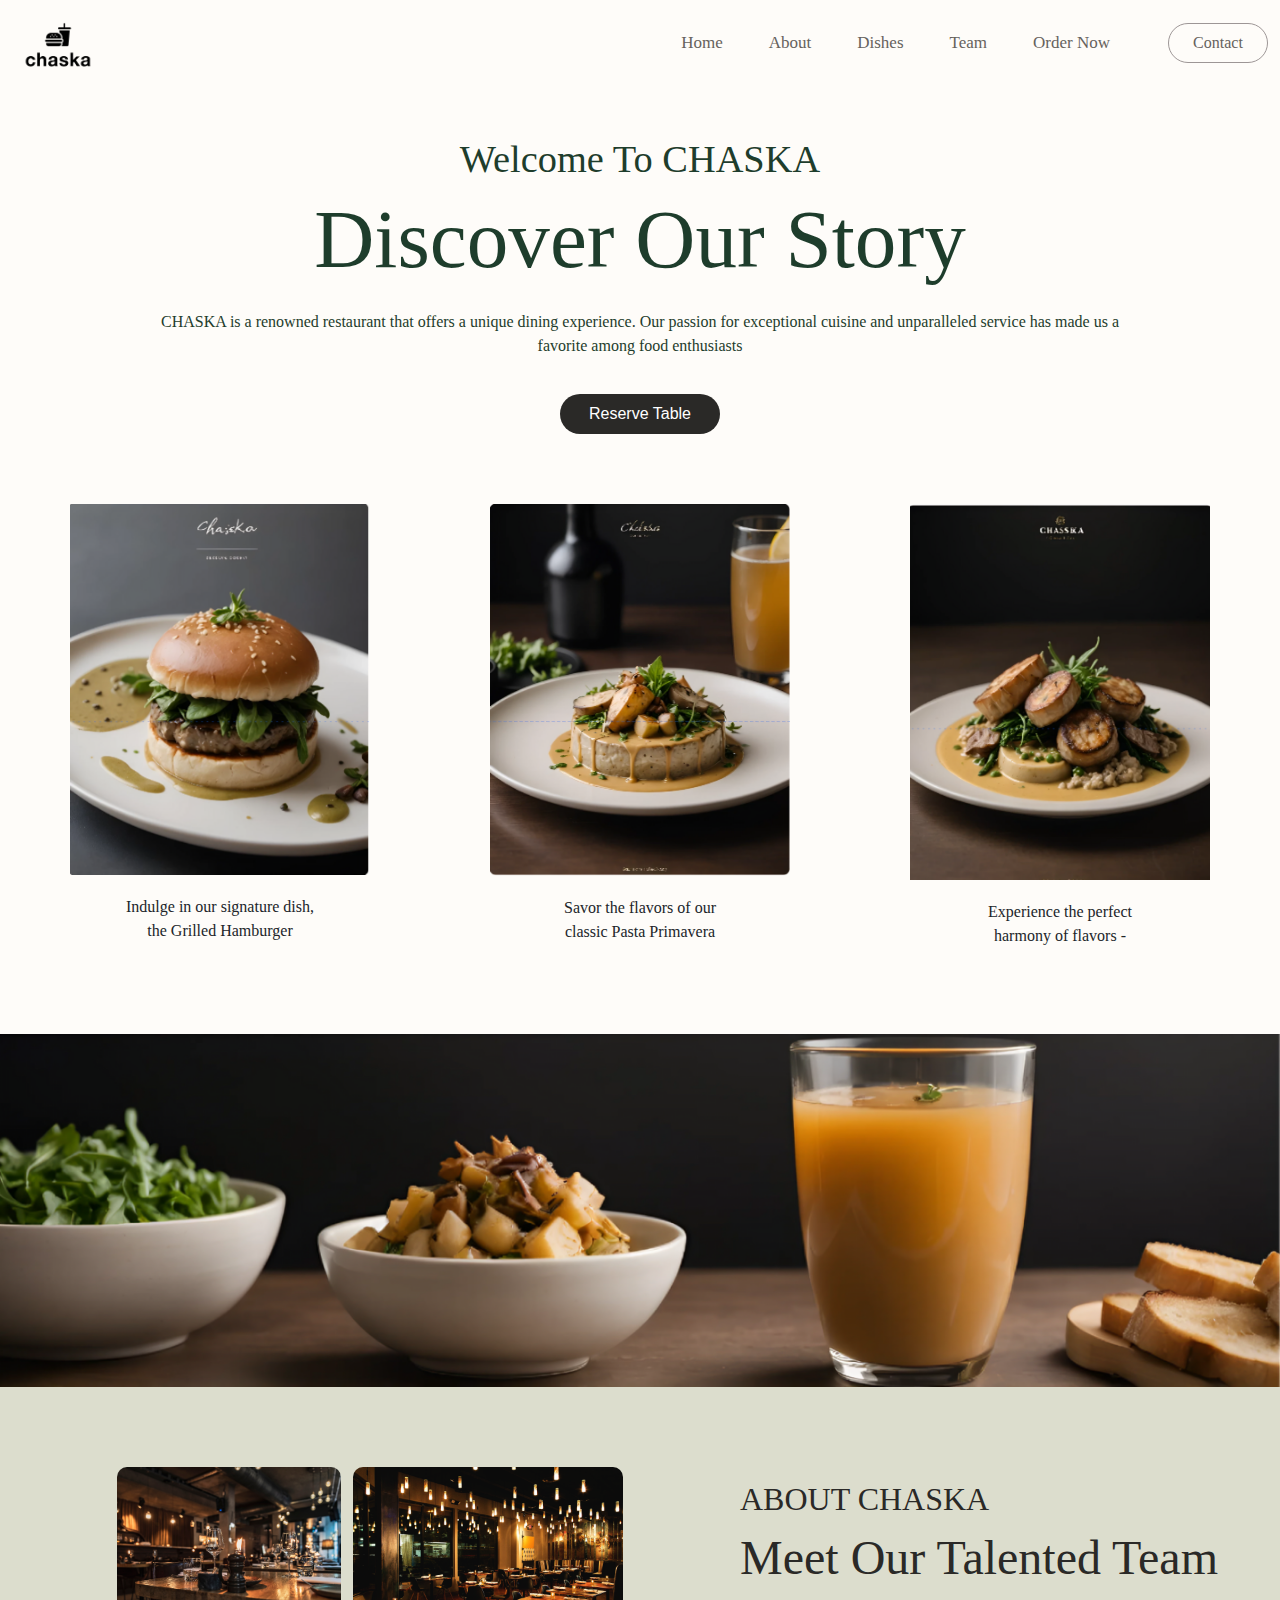
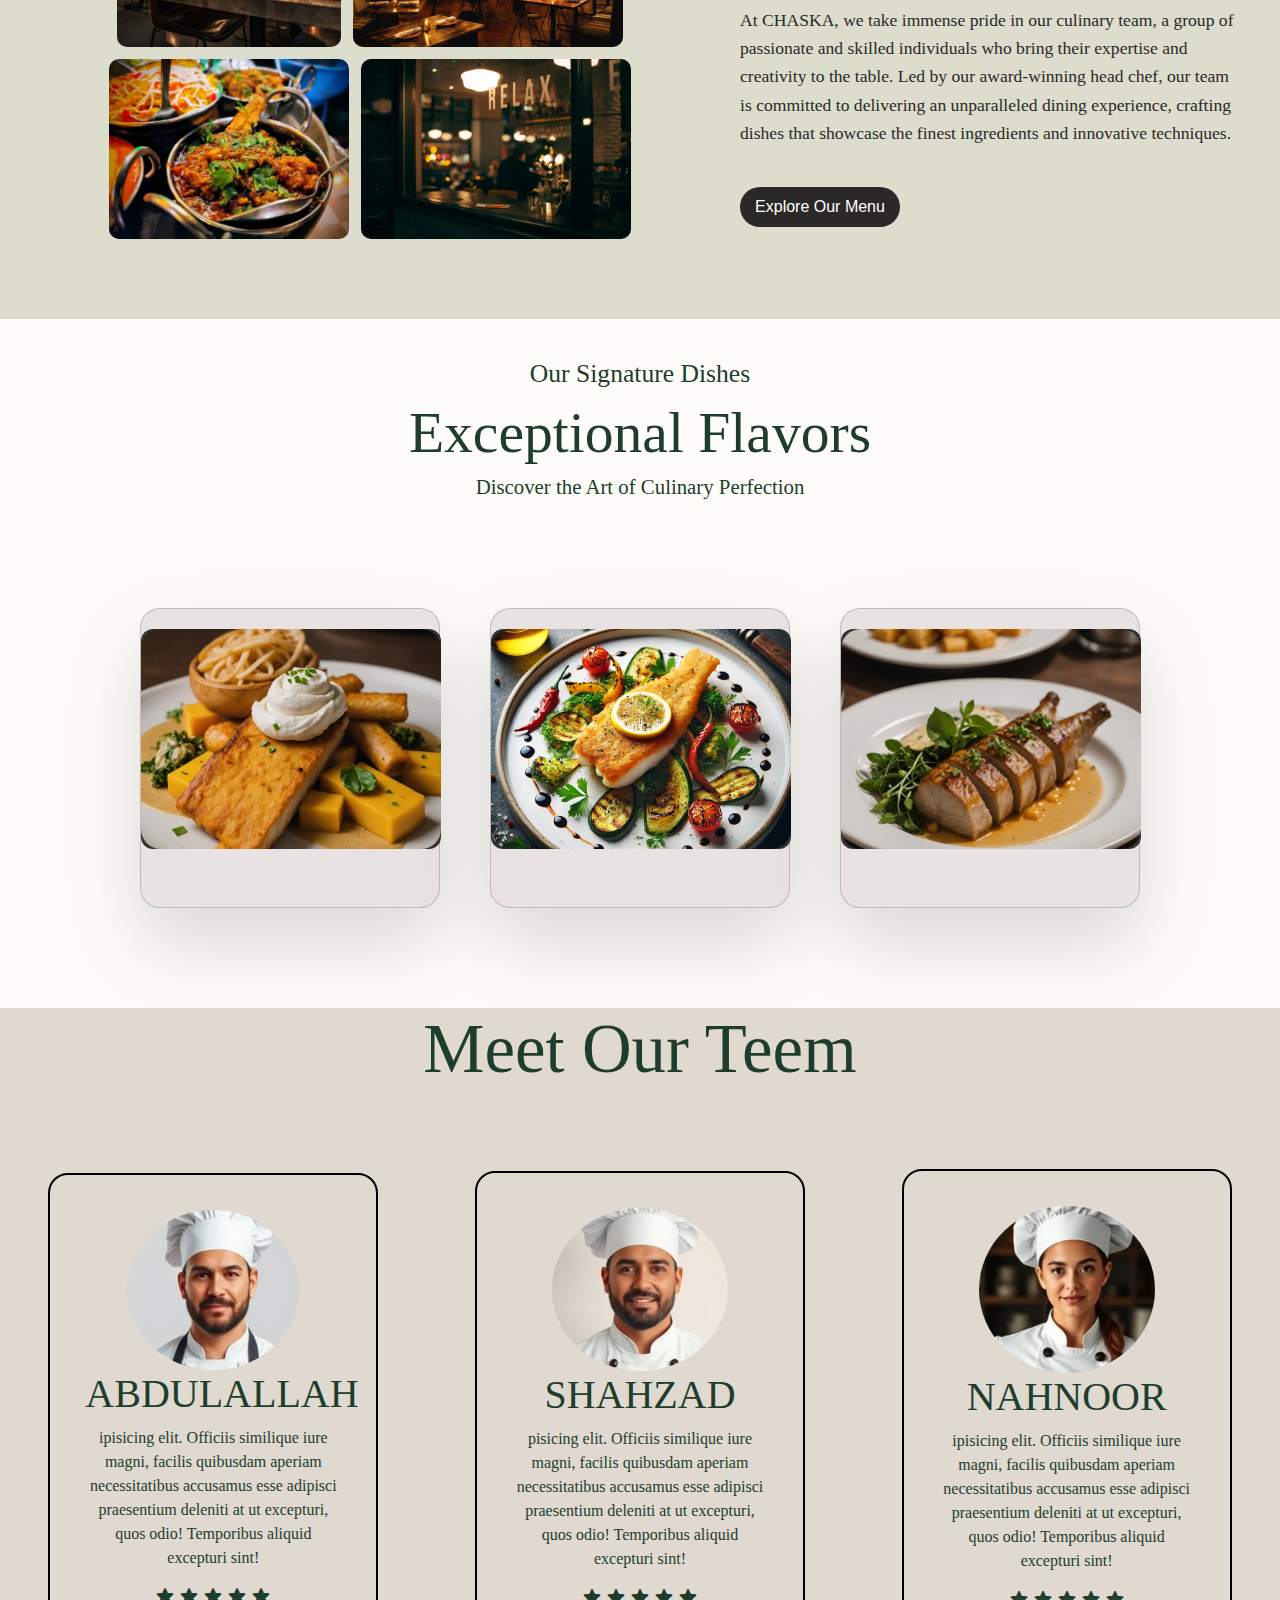
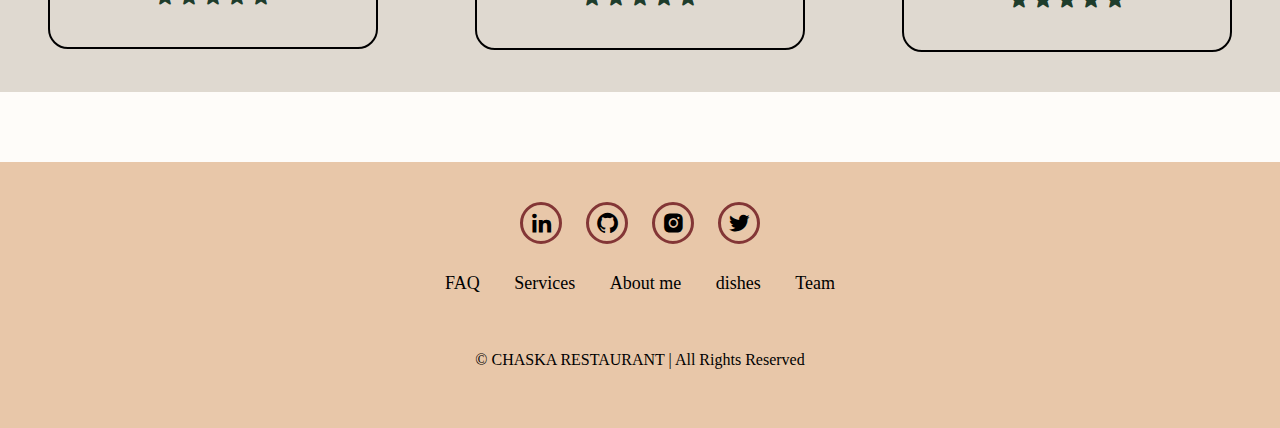
<file: index.html>
<!DOCTYPE html>
<html lang="en">
<head>
    <link
    href="https://unpkg.com/boxicons@2.1.4/css/boxicons.min.css"
    rel="stylesheet"
  /> 
    <meta charset="UTF-8">
    <meta name="viewport" content="width=device-width, initial-scale=1.0">
    <link href="https://cdn.jsdelivr.net/npm/bootstrap@5.3.3/dist/css/bootstrap.min.css" rel="stylesheet" integrity="sha384-QWTKZyjpPEjISv5WaRU9OFeRpok6YctnYmDr5pNlyT2bRjXh0JMhjY6hW+ALEwIH" crossorigin="anonymous">
    <script src="https://cdn.jsdelivr.net/npm/bootstrap@5.3.3/dist/js/bootstrap.bundle.min.js" integrity="sha384-YvpcrYf0tY3lHB60NNkmXc5s9fDVZLESaAA55NDzOxhy9GkcIdslK1eN7N6jIeHz" crossorigin="anonymous"></script>
    <link rel="stylesheet" href="style.css">
    <title>CHASKA RESTAURANT</title>
</head>
<body>
  <nav class="navbar navbar-expand-lg">
    <div class="container-fluid">
        <a class="navbar-brand" href="#"><img src="chaskaaaaaa-removebg-preview.png" alt="" id="logo"></a>
        <button class="navbar-toggler" type="button" data-bs-toggle="collapse" data-bs-target="#navbarNav" aria-controls="navbarNav" aria-expanded="false" aria-label="Toggle navigation">
            <span class="navbar-toggler-icon"></span>
        </button>
        <div class="collapse navbar-collapse" id="navbarNav">
            <ul class="navbar-nav">
                <li class="nav-item">
                    <a class="nav-link active" href="#main">Home</a>
                </li>
                <li class="nav-item">
                    <a class="nav-link active" href="#nice">About</a>
                </li>
                <li class="nav-item">
                    <a class="nav-link active" href="#dish">Dishes</a>
                </li>
                <li class="nav-item">
                    <a class="nav-link active" href="#team">Team</a>
                </li>
                <li class="nav-item">
                    <a class="nav-link active">Order Now</a>
                </li>
            </ul>
        </div>
        <a href="" class="btnn">Contact</a>
    </div>
</nav>

<section id="main">
    <div class="main">
        <h2>Welcome To CHASKA</h2>
        <h1>Discover Our Story</h1>
        <p>CHASKA is a renowned restaurant that offers a unique dining experience. Our passion for exceptional cuisine and unparalleled service has made us a favorite among food enthusiasts</p>
        <button class="btn2">Reserve Table</button>
    </div>
</section>

<div class="images">
    <div class="img">
        <img src="one.png" alt="">
        <p>Indulge in our signature dish, <br> the Grilled Hamburger</p>
    </div>
    <div class="img">
        <img src="two.png" alt="">
        <p>Savor the flavors of our <br> classic Pasta Primavera</p>
    </div>
    <div class="img">
        <img src="three.png" alt="">
        <p>Experience the perfect <br> harmony of flavors -</p>
    </div>
</div>

<div class="nice">
  <img src="fixed.png" alt="image" class="hero">
</div>

<section class="about">
    <div class="img-group">
      <img src="ras1.png" alt="Ras1">
      <img src="ras2.png" alt="Ras2">
      <img src="ras3.webp" alt="Ras3">
      <img src="ras4.avif" alt="Ras4">
    </div>
    <div class="about-content">
      <h2 id="nice">ABOUT CHASKA</h2>
      <h1>Meet Our Talented Team</h1>
      <p>At CHASKA, we take immense pride in our culinary team, a group of passionate and skilled individuals who bring their expertise and creativity to the table. Led by our award-winning head chef, our team is committed to delivering an unparalleled dining experience, crafting dishes that showcase the finest ingredients and innovative techniques.</p>
      <button class="btn2">Explore Our Menu</button>
    </div>
  </section>
  <section class="dish" id="dish">
    <h2>Our Signature Dishes</h2>
    <h1>Exceptional Flavors</h1>
    <h3>Discover the Art of Culinary Perfection</h3>
    <div class="container">
        <div class="card">
            <div class="imgbx">
                <img src="dish1.png" alt="Potato Gratin">
            </div>
            <div class="content">
                <h2>Potato Gratin</h2>
                <p>Savor the rich and creamy goodness of our Potato Gratin, a comforting dish that features tender potatoes layered with a </p>
                <button class="btn2">Order Now</button>
            </div>
        </div>
        <div class="card">
            <div class="imgbx">
                <img src="dish2.webp" alt="Fried Fish">
            </div>
            <div class="content">
                <h2>Fried Fish</h2>
                <p>Enjoy crispy fried fish, perfectly seasoned and cooked to golden perfection, served with a side of tangy tartar sauce </p>
                <button class="btn2">Order Now</button>
            </div>
        </div>
        <div class="card">
            <div class="imgbx">
                <img src="dish3.png" alt="Beef Bourguignon">
            </div>
            <div class="content">
                <h2>Beef Bourguignon</h2>
                <p>Indulge in the rich flavors of Beef Bourguignon, slow-cooked to tender perfection in a red wine sauce with aromatic vegetables.</p>
                <button class="btn2">Order Now</button>
            </div>
        </div>
    </div>
</section>
<section class="team" id="team">
<h2>Meet Our Teem</h1>
    <div class="teams">
        <div class="man1">
<img src="chef1.png" alt="" style="width: 172px; height: 160px;">
<h1>ABDULALLAH</h1>
<p>ipisicing elit. Officiis similique iure magni, facilis quibusdam aperiam necessitatibus accusamus esse adipisci praesentium deleniti at ut excepturi, quos odio! Temporibus aliquid excepturi sint!</p>
<i class='bx bxs-star' id="star"></i>
<i class='bx bxs-star'  id="star"></i>
<i class='bx bxs-star'  id="star"></i>
<i class='bx bxs-star'  id="star"></i>
<i class='bx bxs-star'  id="star"></i>
        </div>


        <div class="man1">
            <img src="chef2.png" alt="">
<h1>SHAHZAD</h1>
<p>pisicing elit. Officiis similique iure magni, facilis quibusdam aperiam necessitatibus accusamus esse adipisci praesentium deleniti at ut excepturi, quos odio! Temporibus aliquid excepturi sint!</p>
<i class='bx bxs-star'  id="star"></i>
<i class='bx bxs-star'  id="star"></i>
<i class='bx bxs-star'  id="star"></i>
<i class='bx bxs-star'  id="star"></i>
<i class='bx bxs-star'  id="star"></i>
        </div>

        <div class="man1">
            <img src="chef3.png" alt="">
<h1>NAHNOOR</h1>
<p>ipisicing elit. Officiis similique iure magni, facilis quibusdam aperiam necessitatibus accusamus esse adipisci praesentium deleniti at ut excepturi, quos odio! Temporibus aliquid excepturi sint!</p>
<i class='bx bxs-star'  id="star"></i>
<i class='bx bxs-star'  id="star"></i>
<i class='bx bxs-star'  id="star"></i>
<i class='bx bxs-star'  id="star"></i>
<i class='bx bxs-star'  id="star"></i>
        </div>
    </div>
</section>


<footer class="footer">
    <div class="social">
      <a href="#"><i class="bx bxl-linkedin"></i></a>
      <a href="#"><i class="bx bxl-github"></i></a>
      <a href="#"><i class="bx bxl-instagram-alt"></i></a>
      <a href="#"><i class="bx bxl-twitter"></i></a>
    </div>

    <ul class="list">
      <li>
        <a href="#">FAQ</a>
      </li>
      <li>
        <a href="#">Services</a>
      </li>
      <li>
        <a href="#">About me</a>
      </li>
      <li>
        <a href="#">dishes</a>
      </li>
      <li>
        <a href="#">Team</a>
      </li>
    </ul>
    <p class="copyright">
      © CHASKA RESTAURANT | All Rights Reserved 
    </p>
  </footer>
</body>
</html>
</file>
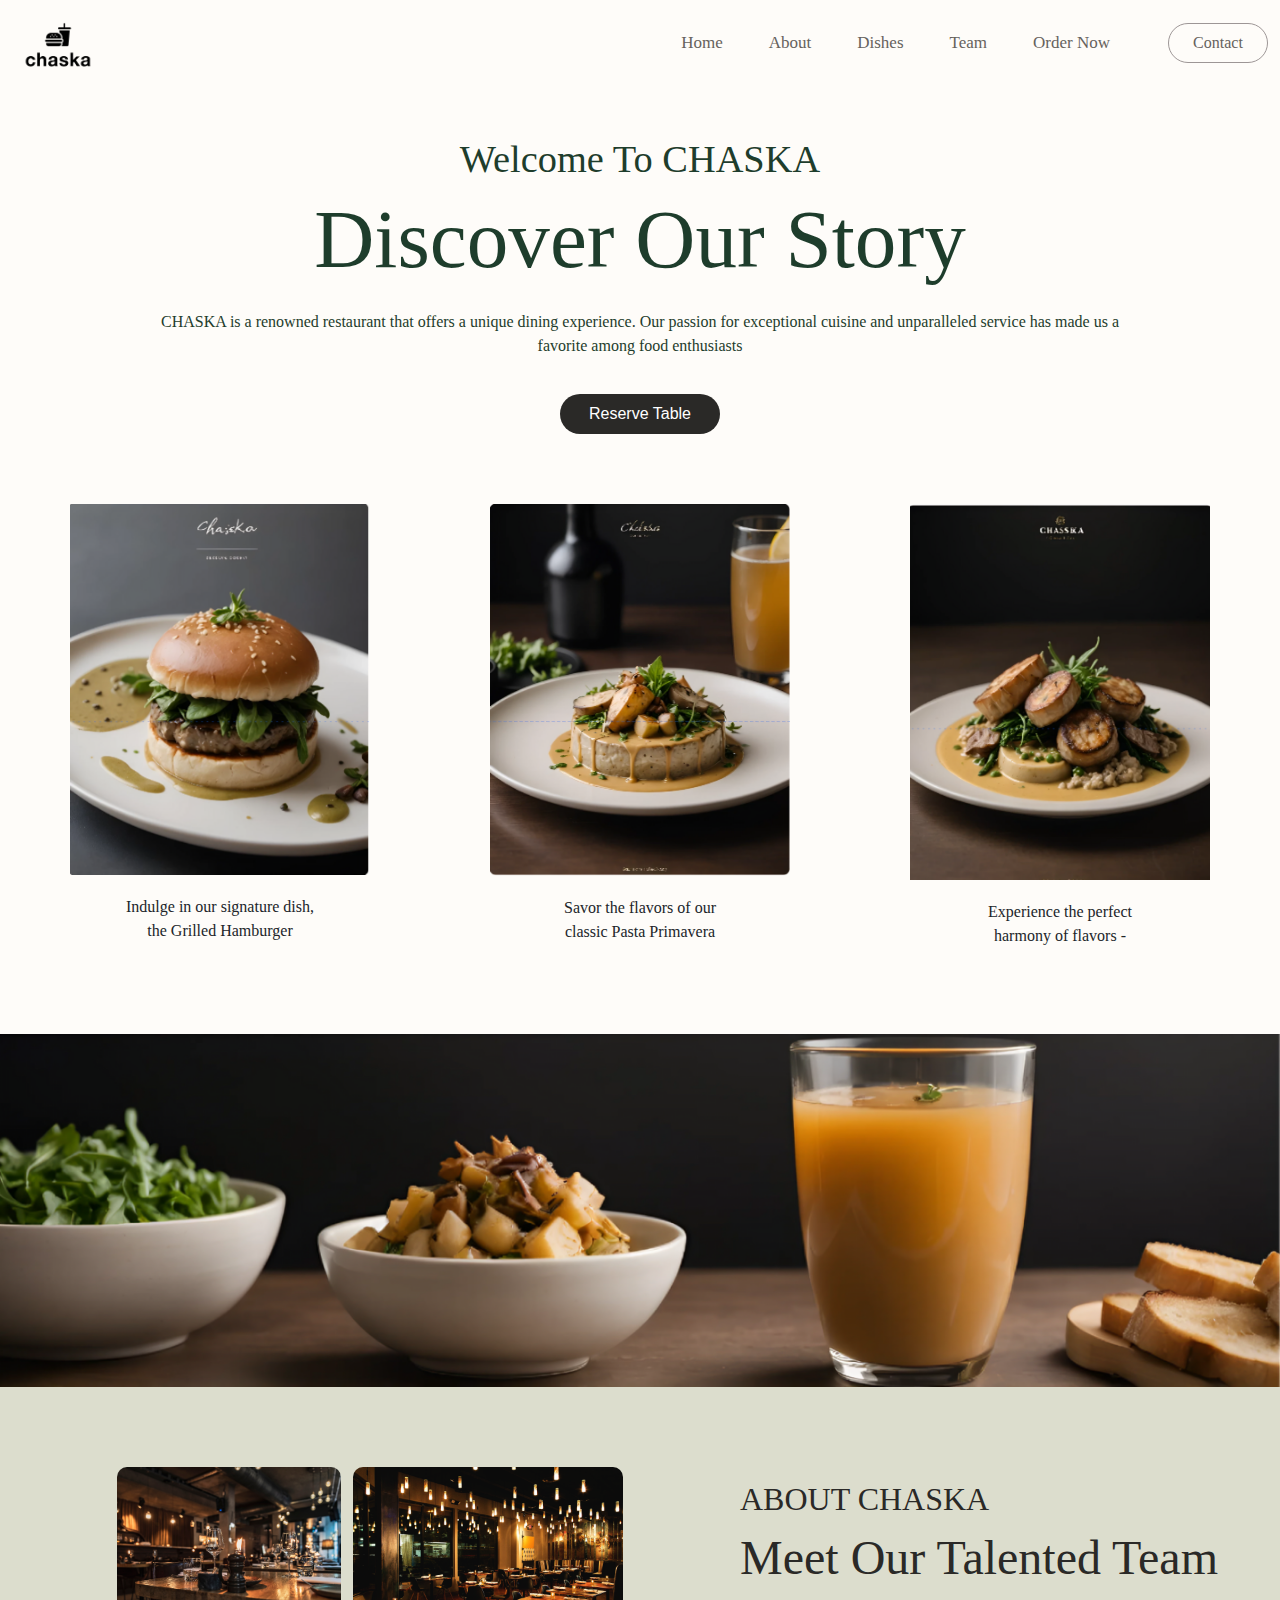
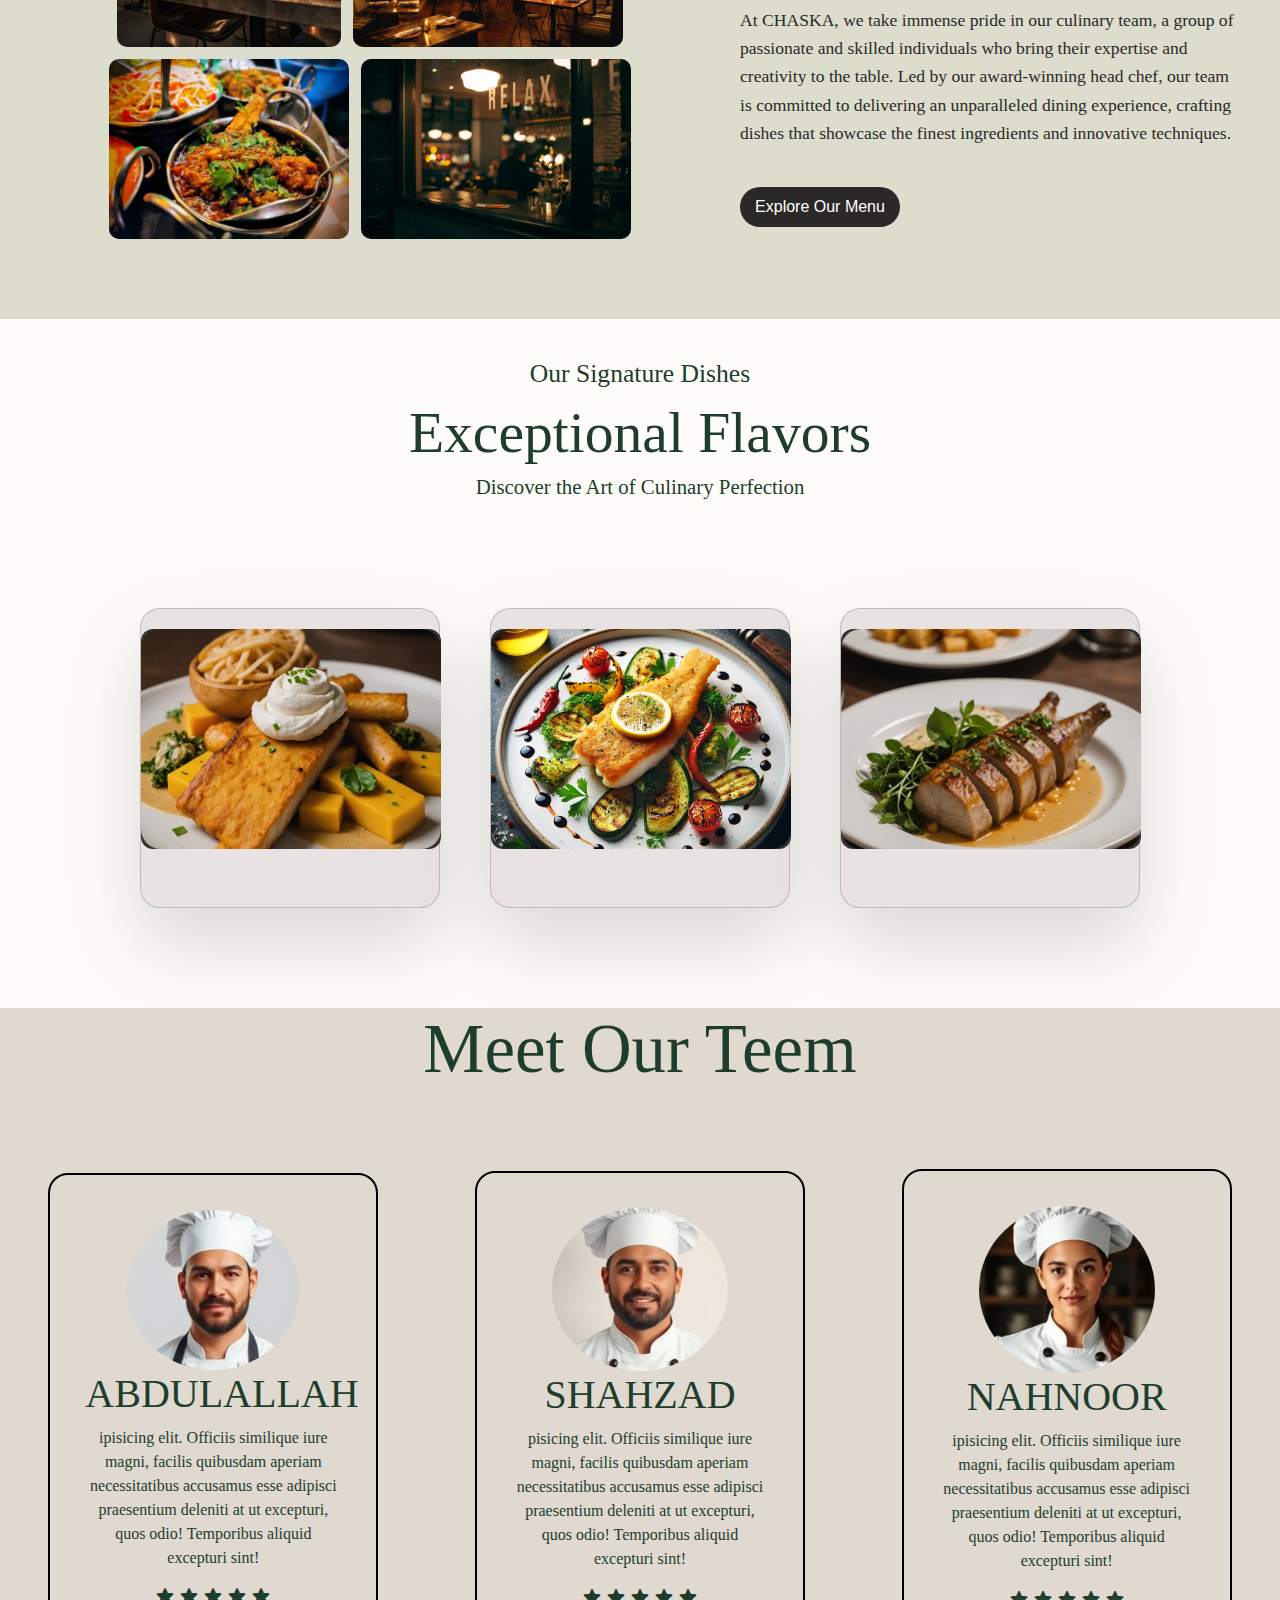
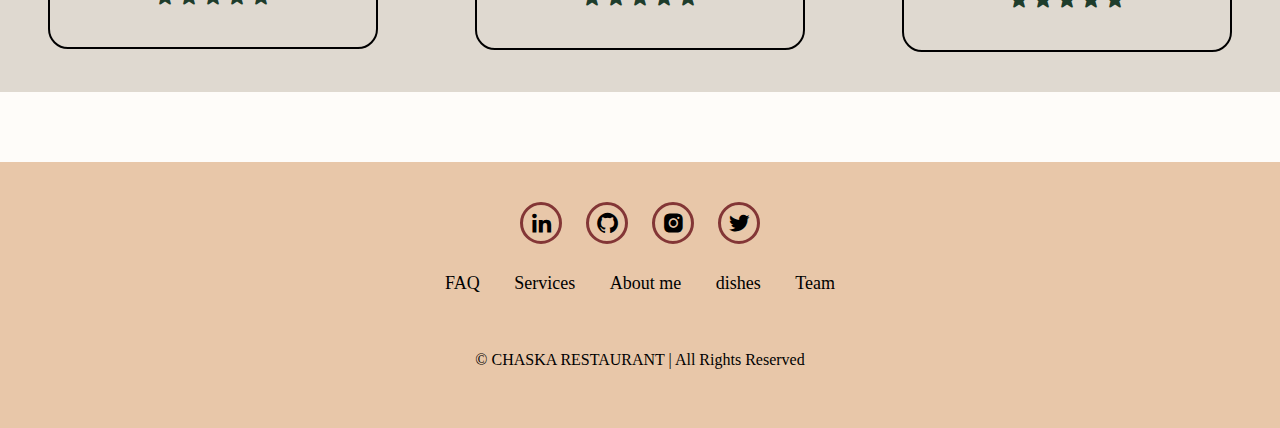
<file: index2.html>
<!DOCTYPE html>
<html lang="en">
<head>
    <link
    href="https://unpkg.com/boxicons@2.1.4/css/boxicons.min.css"
    rel="stylesheet"
  /> 
    <meta charset="UTF-8">
    <meta name="viewport" content="width=device-width, initial-scale=1.0">
    <link href="https://cdn.jsdelivr.net/npm/bootstrap@5.3.3/dist/css/bootstrap.min.css" rel="stylesheet" integrity="sha384-QWTKZyjpPEjISv5WaRU9OFeRpok6YctnYmDr5pNlyT2bRjXh0JMhjY6hW+ALEwIH" crossorigin="anonymous">
    <script src="https://cdn.jsdelivr.net/npm/bootstrap@5.3.3/dist/js/bootstrap.bundle.min.js" integrity="sha384-YvpcrYf0tY3lHB60NNkmXc5s9fDVZLESaAA55NDzOxhy9GkcIdslK1eN7N6jIeHz" crossorigin="anonymous"></script>
    <link rel="stylesheet" href="style.css">
    <title>CHASKA RESTAURANT</title>
</head>
<body>
  <nav class="navbar navbar-expand-lg">
    <div class="container-fluid">
        <a class="navbar-brand" href="#"><img src="chaskaaaaaa-removebg-preview.png" alt="" id="logo"></a>
        <button class="navbar-toggler" type="button" data-bs-toggle="collapse" data-bs-target="#navbarNav" aria-controls="navbarNav" aria-expanded="false" aria-label="Toggle navigation">
            <span class="navbar-toggler-icon"></span>
        </button>
        <div class="collapse navbar-collapse" id="navbarNav">
            <ul class="navbar-nav">
                <li class="nav-item">
                    <a class="nav-link active" href="#main">Home</a>
                </li>
                <li class="nav-item">
                    <a class="nav-link active" href="#nice">About</a>
                </li>
                <li class="nav-item">
                    <a class="nav-link active" href="#dish">Dishes</a>
                </li>
                <li class="nav-item">
                    <a class="nav-link active" href="#team">Team</a>
                </li>
                <li class="nav-item">
                    <a class="nav-link active">Order Now</a>
                </li>
            </ul>
        </div>
        <a href="" class="btnn">Contact</a>
    </div>
</nav>

<section id="main">
    <div class="main">
        <h2>Welcome To CHASKA</h2>
        <h1>Discover Our Story</h1>
        <p>CHASKA is a renowned restaurant that offers a unique dining experience. Our passion for exceptional cuisine and unparalleled service has made us a favorite among food enthusiasts</p>
        <button class="btn2">Reserve Table</button>
    </div>
</section>

<div class="images">
    <div class="img">
        <img src="one.png" alt="">
        <p>Indulge in our signature dish, <br> the Grilled Hamburger</p>
    </div>
    <div class="img">
        <img src="two.png" alt="">
        <p>Savor the flavors of our <br> classic Pasta Primavera</p>
    </div>
    <div class="img">
        <img src="three.png" alt="">
        <p>Experience the perfect <br> harmony of flavors -</p>
    </div>
</div>

<div class="nice">
  <img src="fixed.png" alt="image" class="hero">
</div>

<section class="about">
    <div class="img-group">
      <img src="ras1.png" alt="Ras1">
      <img src="ras2.png" alt="Ras2">
      <img src="ras3.webp" alt="Ras3">
      <img src="ras4.avif" alt="Ras4">
    </div>
    <div class="about-content">
      <h2 id="nice">ABOUT CHASKA</h2>
      <h1>Meet Our Talented Team</h1>
      <p>At CHASKA, we take immense pride in our culinary team, a group of passionate and skilled individuals who bring their expertise and creativity to the table. Led by our award-winning head chef, our team is committed to delivering an unparalleled dining experience, crafting dishes that showcase the finest ingredients and innovative techniques.</p>
      <button class="btn2">Explore Our Menu</button>
    </div>
  </section>
  <section class="dish" id="dish">
    <h2>Our Signature Dishes</h2>
    <h1>Exceptional Flavors</h1>
    <h3>Discover the Art of Culinary Perfection</h3>
    <div class="container">
        <div class="card">
            <div class="imgbx">
                <img src="dish1.png" alt="Potato Gratin">
            </div>
            <div class="content">
                <h2>Potato Gratin</h2>
                <p>Savor the rich and creamy goodness of our Potato Gratin, a comforting dish that features tender potatoes layered with a </p>
                <button class="btn2">Order Now</button>
            </div>
        </div>
        <div class="card">
            <div class="imgbx">
                <img src="dish2.webp" alt="Fried Fish">
            </div>
            <div class="content">
                <h2>Fried Fish</h2>
                <p>Enjoy crispy fried fish, perfectly seasoned and cooked to golden perfection, served with a side of tangy tartar sauce </p>
                <button class="btn2">Order Now</button>
            </div>
        </div>
        <div class="card">
            <div class="imgbx">
                <img src="dish3.png" alt="Beef Bourguignon">
            </div>
            <div class="content">
                <h2>Beef Bourguignon</h2>
                <p>Indulge in the rich flavors of Beef Bourguignon, slow-cooked to tender perfection in a red wine sauce with aromatic vegetables.</p>
                <button class="btn2">Order Now</button>
            </div>
        </div>
    </div>
</section>
<section class="team" id="team">
<h2>Meet Our Teem</h1>
    <div class="teams">
        <div class="man1">
<img src="chef1.png" alt="" style="width: 172px; height: 160px;">
<h1>ABDULALLAH</h1>
<p>ipisicing elit. Officiis similique iure magni, facilis quibusdam aperiam necessitatibus accusamus esse adipisci praesentium deleniti at ut excepturi, quos odio! Temporibus aliquid excepturi sint!</p>
<i class='bx bxs-star' id="star"></i>
<i class='bx bxs-star'  id="star"></i>
<i class='bx bxs-star'  id="star"></i>
<i class='bx bxs-star'  id="star"></i>
<i class='bx bxs-star'  id="star"></i>
        </div>


        <div class="man1">
            <img src="chef2.png" alt="">
<h1>SHAHZAD</h1>
<p>pisicing elit. Officiis similique iure magni, facilis quibusdam aperiam necessitatibus accusamus esse adipisci praesentium deleniti at ut excepturi, quos odio! Temporibus aliquid excepturi sint!</p>
<i class='bx bxs-star'  id="star"></i>
<i class='bx bxs-star'  id="star"></i>
<i class='bx bxs-star'  id="star"></i>
<i class='bx bxs-star'  id="star"></i>
<i class='bx bxs-star'  id="star"></i>
        </div>

        <div class="man1">
            <img src="chef3.png" alt="">
<h1>NAHNOOR</h1>
<p>ipisicing elit. Officiis similique iure magni, facilis quibusdam aperiam necessitatibus accusamus esse adipisci praesentium deleniti at ut excepturi, quos odio! Temporibus aliquid excepturi sint!</p>
<i class='bx bxs-star'  id="star"></i>
<i class='bx bxs-star'  id="star"></i>
<i class='bx bxs-star'  id="star"></i>
<i class='bx bxs-star'  id="star"></i>
<i class='bx bxs-star'  id="star"></i>
        </div>
    </div>
</section>


<footer class="footer">
    <div class="social">
      <a href="#"><i class="bx bxl-linkedin"></i></a>
      <a href="#"><i class="bx bxl-github"></i></a>
      <a href="#"><i class="bx bxl-instagram-alt"></i></a>
      <a href="#"><i class="bx bxl-twitter"></i></a>
    </div>

    <ul class="list">
      <li>
        <a href="#">FAQ</a>
      </li>
      <li>
        <a href="#">Services</a>
      </li>
      <li>
        <a href="#">About me</a>
      </li>
      <li>
        <a href="#">dishes</a>
      </li>
      <li>
        <a href="#">Team</a>
      </li>
    </ul>
    <p class="copyright">
      © CHASKA RESTAURANT | All Rights Reserved 
    </p>
  </footer>
</body>
</html>
</file>
<file: style.css>
* {
  margin: 0;
  padding: 0;
  font-family: prata;
  text-decoration: none !important;
  scroll-behavior: smooth;
}
body {
  background-color: #fefcf9;
  min-height: 100vh;

}
nav {
display: flex;
}

#logo {
height: 60px;
}

.nav-link {
font-size: 17px;
margin-left: 30px;
color: #66625d !important;
}
#navbarNav {
position: relative;
justify-content: flex-end;
margin-right: 50px;
}

.navbar-nav {
text-align: center;
}
.btnn {
  color: #66625d !important;
  border: 1px solid rgba(156, 149, 149, 0.993);
  width: 100px;
  height: 40px;
  display: flex;
  align-items: center;
  justify-content: center;
  border-radius: 40px;
}

#main {
  display: flex;
  align-items: center;
  justify-content: center;
  text-align: center;
  padding: 50px 20px;
  height: auto;
  color: #1E3D2C !important;
}
.main {
  max-width: 1000px;
  width: 100%;
  padding: 0 20px;
}
.main h2 {
  font-size: 2.4rem;
}
.main p {
  margin-top: 20px;
}
.main h1 {
  font-size: 5.2rem;
}
.btn2 {
  color: #ffffff !important;
  background-color: #1a3929;
  border-radius: 40px;
  font-size: 1rem;
  border: none;
  height: 40px;
  width: 140px;
  margin-top: 20px;
  font-family: sans-serif !important;
}

.images {
  display: flex;
  flex-wrap: wrap;
  justify-content: space-around;
  padding: 20px;
  gap: 20px;
}

.images .img {
  text-align: center;
  flex: 1 1 300px;
  max-width: 300px;
}

.images .img img {
  width: 100%;
  height: auto;
  transition: 0.3s ease-in-out;
}
.images .img img:hover{
  transform: scale(1) translateY(-20px);
  box-shadow: 0 0 25px black;
  background-color: var(--main-color);

}
.images .img p {
  margin-top: 20px;
}
@media (max-width: 768px) {
  .main h1 {
      font-size: 2.5rem;
  }

  .main h2 {
      font-size: 1.8rem;
  }

  .main p {
      width: 100%;
  }

  .images .img {
      flex: 1 1 100%;
      max-width: 100%;

  }

  nav {
      flex-direction: column;
      align-items: center;
  }

  .navbar-nav {
      flex-direction: column;
      gap: 10px;
  }

  #logo {
      height: 40px;
  }

  .btnn {
      width: 120px;
  }
}

@media (max-width: 480px) {
  .main h1 {
      font-size: 2rem;
  }

  .main h2 {
      font-size: 1.5rem;
  }

  .btn2 {
      width: 120px;
  }
}

.nice img{
 width: 100%;
 margin-top: 50px;
}

body {
  font-family: Arial, sans-serif;
  margin: 0;
  padding: 0;
  box-sizing: border-box;
}

.about {
  display: flex;
  flex-wrap: wrap;
  justify-content: center;
  align-items: center;
  padding: 50px 20px;
  background-color: #dcddcd;
}

.img-group {
  display: flex;
  flex-wrap: wrap;
  justify-content: center;
  gap: 12px;
  width: 100%;
  max-width: 700px;
  margin: 30px 0;
}

.img-group img {
  height: 180px;
  object-fit: cover;
  border-radius: 10px;
}

.about-content {
  text-align: left;
  width: 100%;
  max-width: 500px;
  margin: 30px 20px;
  color: #2A2927;
}

.about-content h2 {
  font-size: 2rem;
  margin-bottom: 10px;
}

.about-content h1 {
  font-size: 3rem;
  margin-bottom: 20px;
}

.about-content p {
  line-height: 1.6;
  font-size: 1.1rem;
  margin-bottom: 20px;
}

.btn2 {
  background-color: #2A2927;
  color: #fff;
  border: none;
  border-radius: 40px;
  width: 160px;
  cursor: pointer;
  transition: background-color 0.3s ease;
}

.btn2:hover {
  background-color: #4A4947;
}

@media (max-width: 768px) {
  .about {
      flex-direction: column;
      align-items: center;
  }

  .img-group {
      justify-content: center;
  }

  .img-group img {
      height: 150px;
  }

  .about-content {
      text-align: center;
  }

  .about-content h1 {
      font-size: 2.5rem;
  }

  .about-content h2 {
      font-size: 1.8rem;
  }
}

@media (max-width: 480px) {
  .about-content h1 {
      font-size: 2rem;
  }

  .about-content h2 {
      font-size: 1.5rem;
  }

  .about-content p {
      font-size: 1rem;
  }

  .btn2 {
      width: 100%;
      max-width: 200px;
  }
}
.container {
  background-color: #fefcf9;
  position: relative;
  display: flex;
  justify-content: center;
  align-items: center;
  flex-wrap: wrap;
  gap: 100px 50px;
  padding: 100px 50px;
}

.container .card {
  display: flex;
  justify-content: center;
  align-items: flex-start;
  position: relative;
  width: 300px;
  height: 300px;
  background-color: rgb(233, 226, 226);
  border-radius: 20px;
  box-shadow: 0 35px 80px rgba(0, 0, 0, 0.15);
  transition: 0.5s;
}

.container .card:hover {
  height: 400px;
}

.container .card .imgbx {
  position: absolute;
  top: 20px;
  width: 300px;
  height: 220px;
  background: #333;
  border-radius: 12px;
  overflow: hidden;
  transition: 0.5s;
}

.container .card:hover .imgbx {
  top: -100px;
  transform: scale(0.75);
  box-shadow: 0 15px 45px rgba(0, 0, 0, 0.2);
}

.container .card .imgbx img {
  position: absolute;
  top: 0;
  left: 0;
  width: 100%;
  height: 100%;
  border-radius: 20px;
  object-fit: cover;
}

.container .card .content {
  position: absolute;
  top: 252px;
  width: 100%;
  padding: 0 30px;
  text-align: center;
  height: 35px;
  overflow: hidden;
  transition: 0.5s;
}

.container .card:hover .content {
  height: 250px;
  top: 130px;
}

.container .card .content h2 {
  font-family: sans-serif;
  font-size: 1.6rem;
  font-weight: bold;
}

.container .card .content p {
  margin-top: 10px;
  font-size: 1rem;
  line-height: 1.4;
  color: #333;
}


.container .card .content .btn2:hover {
  background-color: #007a7a;
}

.dish h1,
.dish h2,
.dish h3 {
  text-align: center;
  color: #1E3D2C;
}

.dish h2 {
  margin-top: 40px;
  font-size: 1.6rem;
}

.dish h1 {
  font-size: 3.6rem;
}

.dish h3 {
  font-size: 1.3rem;
}

.team{
  background-color: #dfd9d0;
  color: #1E3D2C;
}

.team h2{
  font-size: 4.3rem;
  text-align: center;
}

.teams{
  display: flex;
  justify-content: space-around;
  align-items: center;
  flex-wrap: wrap;
}

.teams .man1 img{
  width: 11rem;
  border-radius: 50%;
}

.teams .man1{
  margin-top: 70px;
  padding: 35px;
  border: 2px solid black;
  border-radius: 20px;
  width: 330px;
  text-align: center;
  transition: 0.3s ease-in-out;
  margin-bottom: 40px;
}

.teams .man1:hover{
  box-shadow: 0 0 25px black;
  transform: translateY(-50px);
}

#star{
  font-size: 20px;
}



.footer{
  margin-top: 70px;
  position: relative;
  bottom: 0;
  width: 100%;
  padding: 40px 0;
  background-color: #E8C7A9;
}

.footer .social{
  text-align: center;
  padding-bottom: 25px;
  
}

.footer .social a{
  font-size: 25px;
  color: black;
  border: 3px solid rgb(131, 54, 54);
  width: 42px;
  height: 42px;
  line-height: 42px;
  display: inline-block;
  text-align: center;
  border-radius: 50%;
  margin: 0 10px;
  transition: 0.3s ease-in-out;
}
.footer .social a:hover{
  transform: scale(1.2) translateY(-10px);
  background: rgb(240, 209, 209);
  color: rgb(0, 0, 0);
  box-shadow: 0 0 15px black;
}

.footer ul{
  margin-top: 0;
  padding: 0;
  font-size: 18px;
  line-height: 1.6;
  margin-bottom: 0;
  text-align: center;
}


.footer ul li a{
  color: rgb(0, 0, 0);
  border-bottom: 3px solid transparent;
  transition: 0.3s ease-in-out;
}

.footer ul li a:hover{
  border-bottom: 3px solid var(--main-color);
}

 .footer ul li{
  display: inline-block;
  padding: 0 15px;
 }
.footer .copyright{
  margin-top: 50px;
  text-align: center;
  font-size: 16px;
  color: rgb(0, 0, 0);
}

@media (width: 375px) and (height: 667px){
  .container .card .imgbx{
    width: 273px;
  }
  .about-content{
    width: 300px;
  }
  .about-content h2 {
    text-align: center;
  }
  .about-content h1{
    text-align: center;
  }

  .about-content p{
    text-align: center;
  }
  
}
</file>
